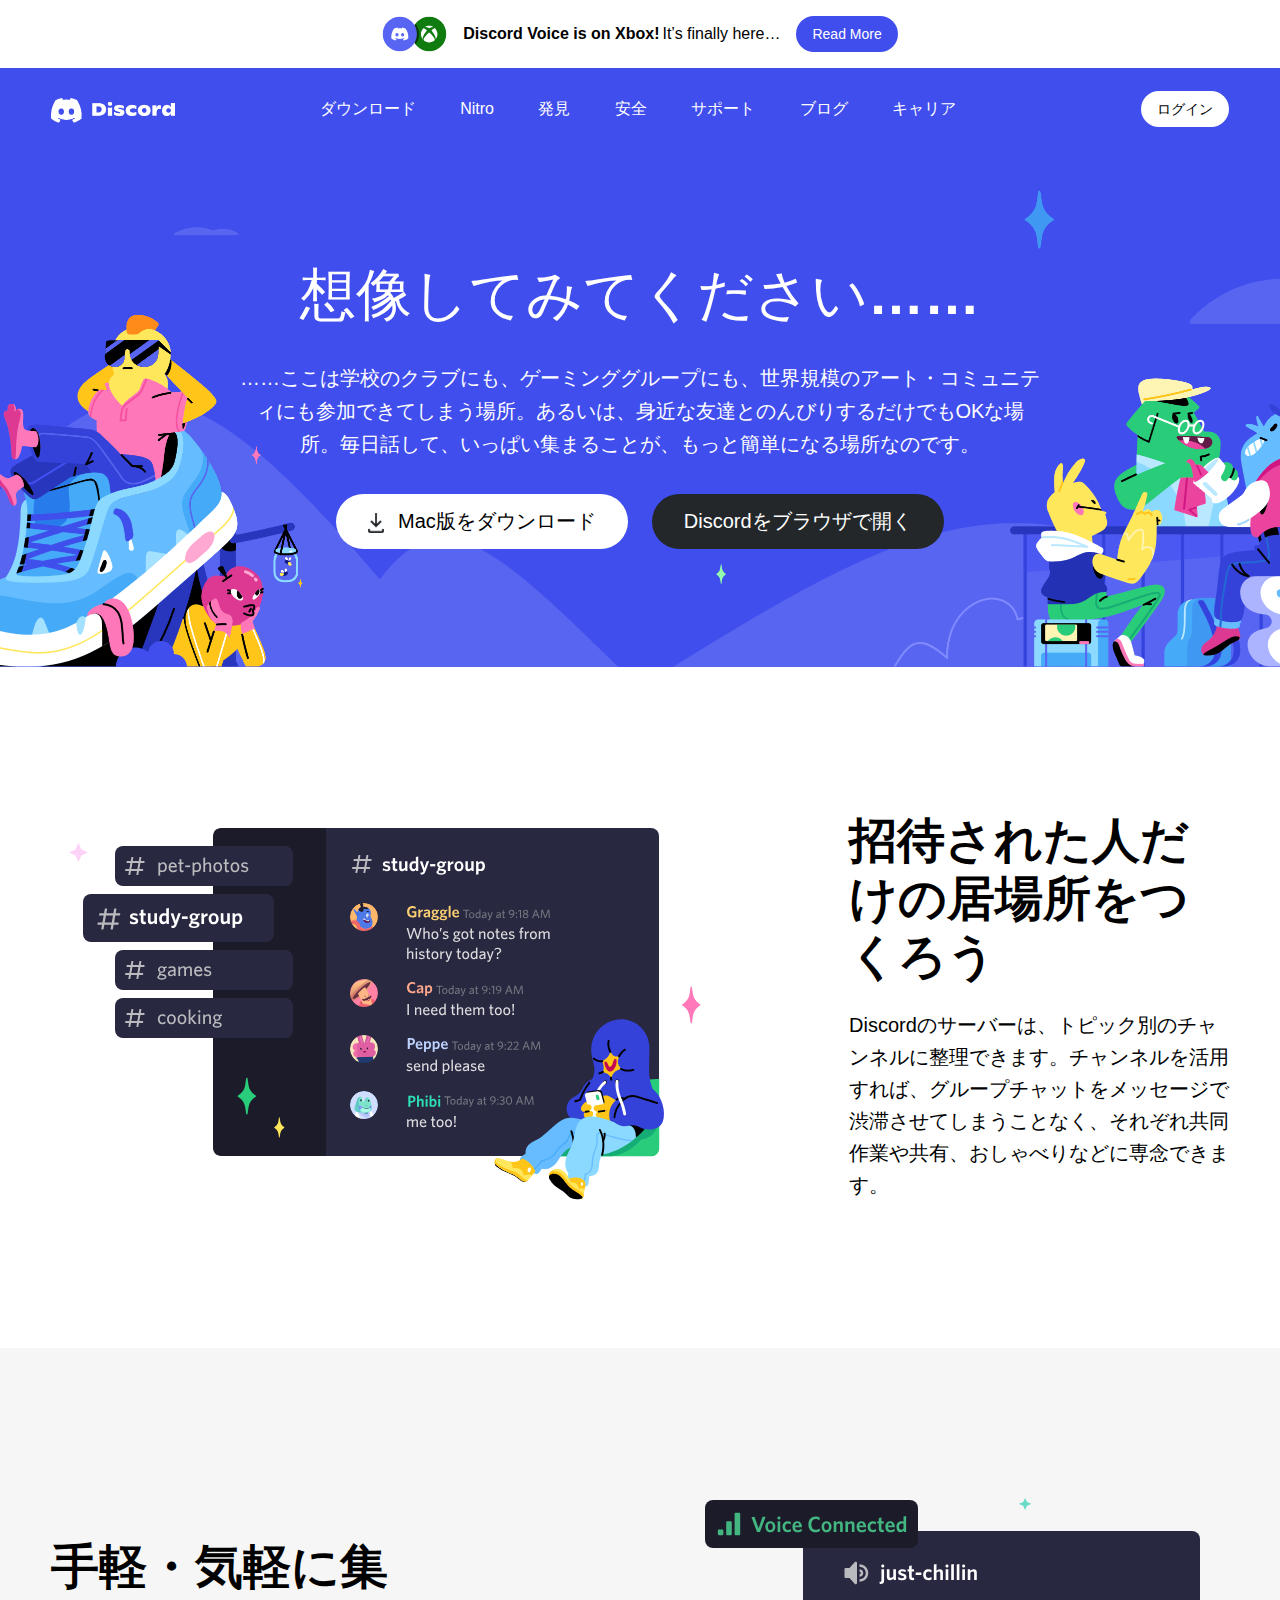
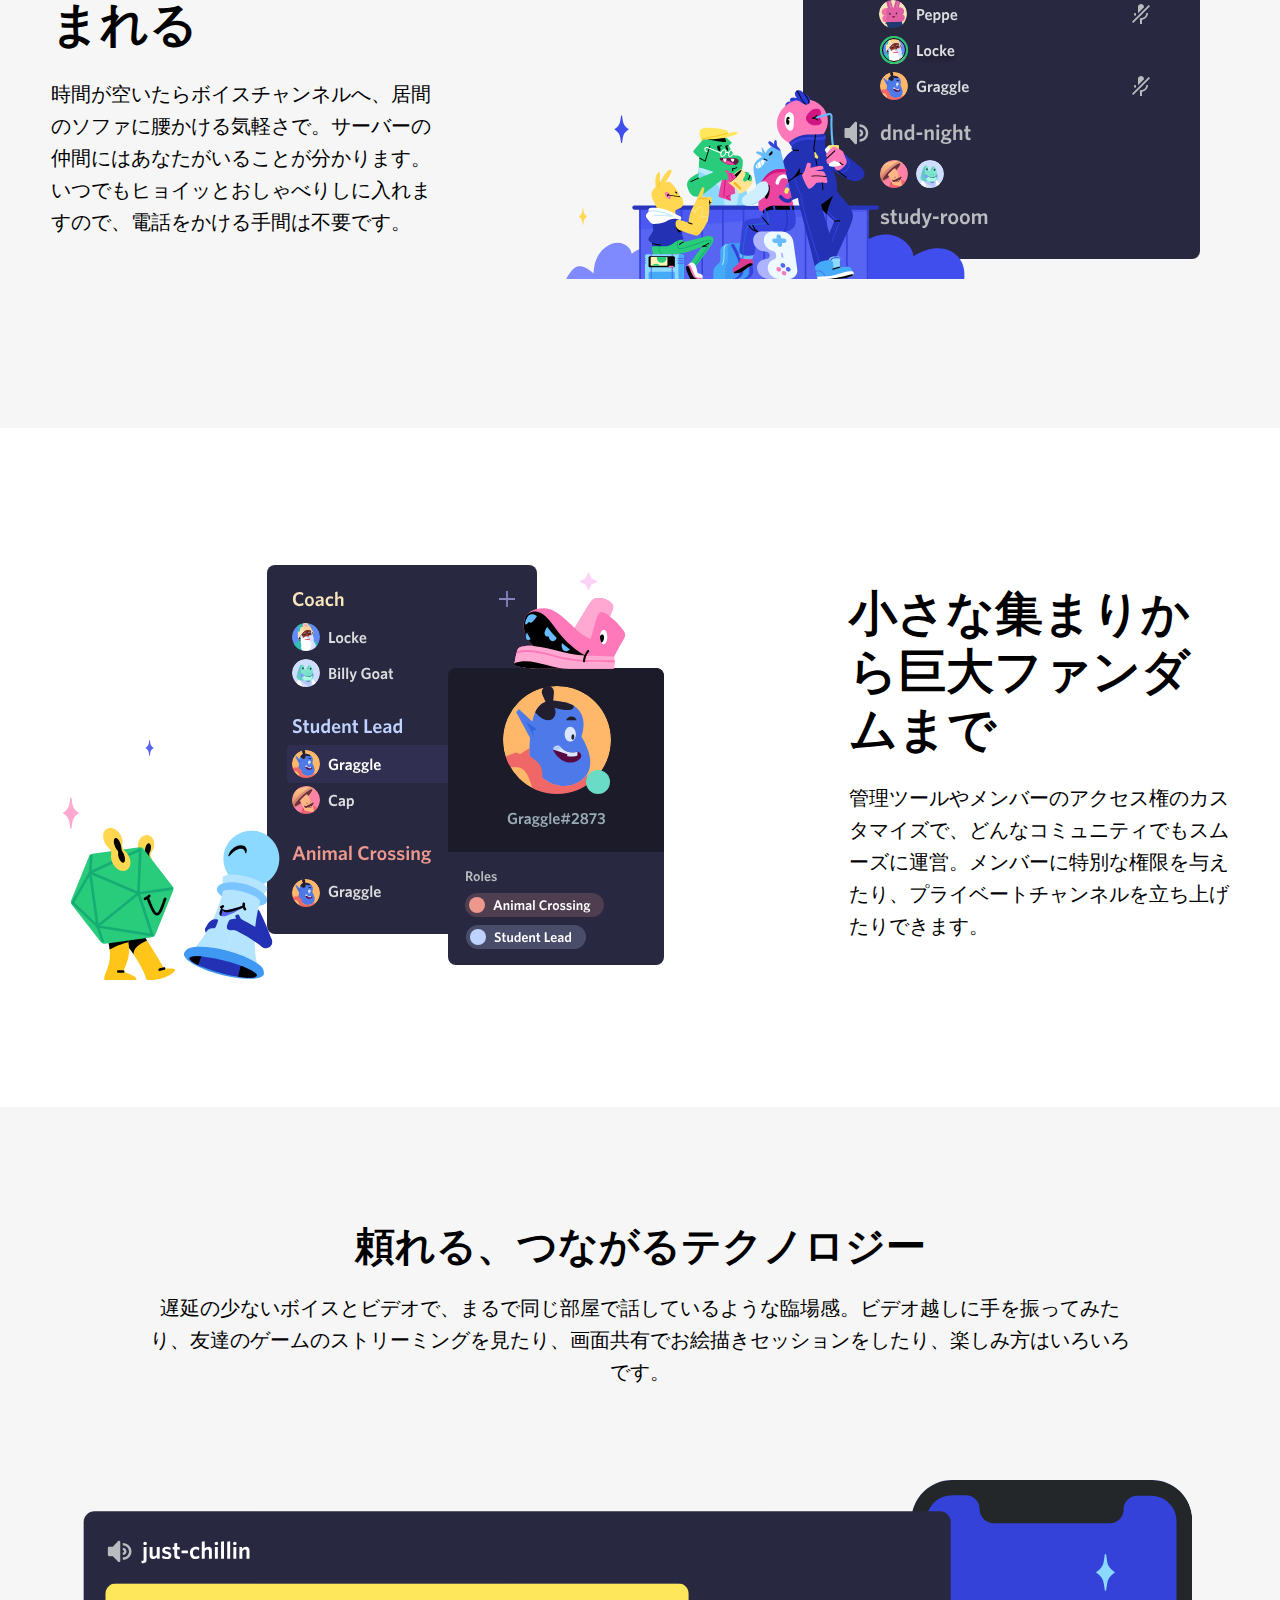
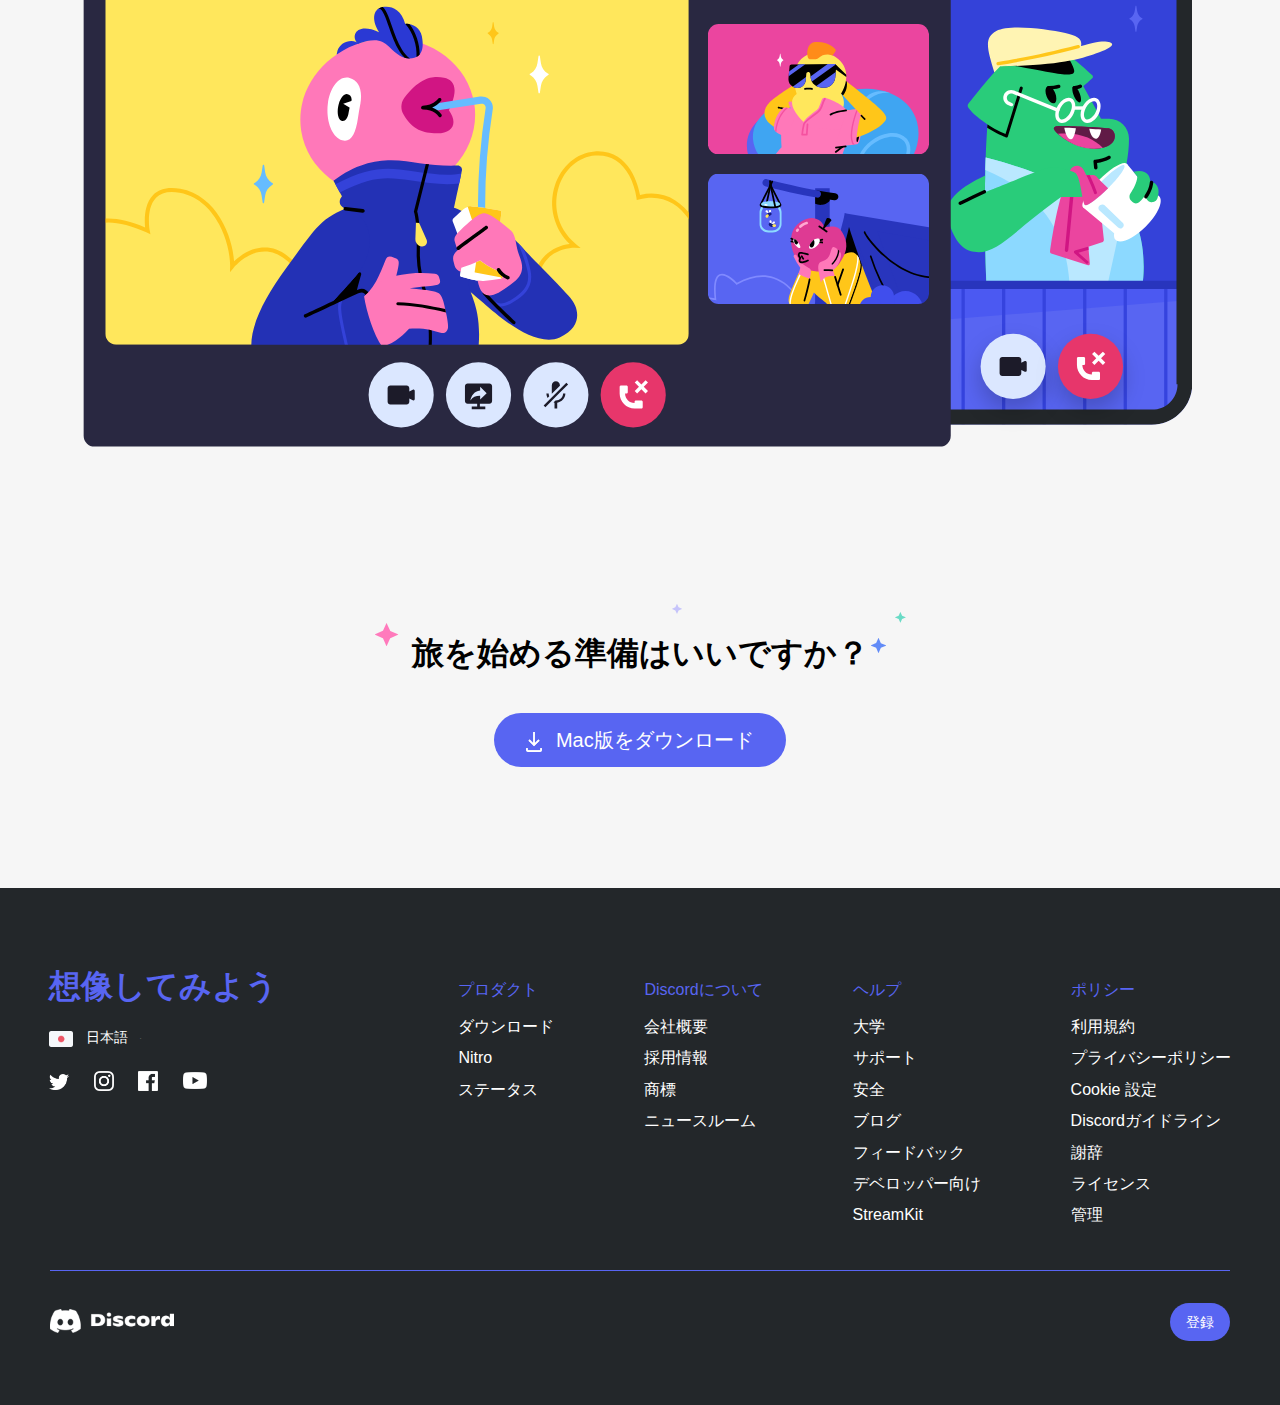
<file: index.html>
<!DOCTYPE html>
<html lang="ja">
  <head>
    <meta charset="UTF-8" />
    <meta http-equiv="X-UA-Compatible" content="IE=edge" />
    <meta name="viewport" content="width=device-width, initial-scale=1.0" />
    <link rel="stylesheet" href="css/reset.css" />
    <link rel="stylesheet" href="css/main.css" />
    <link rel="icon" href="assets/favicon.ico" />
    <title>Discord | 会話や交流が楽しめるプラットフォーム</title>
  </head>
  <body>
    <div class="feature">
      <img
        class="discord-xbox"
        src="assets/discord-xbox.svg"
        alt="ディスコードとエックスボックス"
      />
      <span class="feature-text-bold">Discord Voice is on Xbox!</span>
      <span class="feature-text-normal">It’s finally here…</span>
      <a
        class="xbox-blog"
        href="https://discord.com/blog/xbox-voice-integration-announcement?utm_source=website&utm_medium=nagbar&utm_campaign=2022-08_xbox-integration"
      >
        <button class="read-more">Read More</button>
      </a>
    </div>
    <div class="scenery" />
    <div class="discord-use-header">
      <header>
        <nav class="header-nav">
          <a href="">
            <img
              class="discord-home"
              src="assets/discord-home.png"
              alt="ディスコードのホーム"
            />
          </a>
          <span class="nav-download-to-career">
            <a
              class="nav-download-to-career-item"
              href="https://discord.com/download"
            >
              ダウンロード
            </a>
            <a
              class="nav-download-to-career-item"
              href="https://discord.com/nitro"
              >Nitro
            </a>
            <a
              class="nav-download-to-career-item"
              href="https://discord.com/servers"
              >発見
            </a>
            <a
              class="nav-download-to-career-item"
              href="https://discord.com/safety"
              >安全
            </a>
            <a
              class="nav-download-to-career-item"
              href="https://support.discord.com/hc/ja"
              >サポート
            </a>
            <a
              class="nav-download-to-career-item"
              href="https://discord.com/blog"
              >ブログ
            </a>
            <a
              class="nav-download-to-career-item"
              href="https://discord.com/careers"
              >キャリア
            </a>
          </span>
          <span>
            <a class="nav-login" href="https://discord.com/login">ログイン</a>
          </span>
        </nav>
      </header>
    </div>
    <div class="summary">
      <h1 class="please-try-to-imagine">
        想像してみてください
        <p class="dot">……</p>
      </h1>
      <div class="please-try-to-imagine-sentence">
        ……ここは学校のクラブにも、ゲーミンググループにも、世界規模のアート・コミュニテ
      </div>
      <div class="please-try-to-imagine-sentence">
        ィにも参加できてしまう場所。あるいは、身近な友達とのんびりするだけでもOKな場
      </div>
      <div class="please-try-to-imagine-sentence">
        所。毎日話して、いっぱい集まることが、もっと簡単になる場所なのです。
      </div>
      <div class="mac-browser">
        <a
          class="mac-download"
          href="https://discord.com/api/download?platform=osx"
        >
          <img
            class="download-arrow"
            src="assets/download.png"
            alt="ダウンロード"
          />
          <img
            class="download-arrow-blue"
            src="assets/download-blue.png"
            alt="ダウンロードホバー"
          />
          Mac版をダウンロード
        </a>
        <button class="discord-browser">Discordをブラウザで開く</button>
      </div>
    </div>
    <div class="channel-description">
      <div class="channel-description-left">
        <img
          class="study-group"
          src="assets/study-group.svg"
          alt="チャンネルの説明"
        />
      </div>
      <div class="channel-description-right">
        <h2>招待された人だけの居場所をつくろう</h2>
        <div class="channel-description-right-sentence">
          Discordのサーバーは、トピック別のチャンネルに整理できます。チャンネルを活用すれば、グループチャットをメッセージで渋滞させてしまうことなく、それぞれ共同作業や共有、おしゃべりなどに専念できます。
        </div>
      </div>
    </div>
    <div class="voice-connected-description">
      <div class="voice-connected-description-left">
        <h2>手軽・気軽に集まれる</h2>
        <div class="channel-description-right-sentence">
          時間が空いたらボイスチャンネルへ、居間のソファに腰かける気軽さで。サーバーの仲間にはあなたがいることが分かります。いつでもヒョイッとおしゃべりしに入れますので、電話をかける手間は不要です。
        </div>
      </div>
      <div class="voice-connected-description-right">
        <img
          class="voice-connected"
          src="assets/voice-connected.svg"
          alt="ボイスチャンネル"
        />
      </div>
    </div>
    <div class="private-channel-description">
      <div class="channel-description-left">
        <img
          class="study-group"
          src="assets/private-channel.svg"
          alt="チャンネルの説明"
        />
      </div>
      <div class="private-channel-description-right">
        <h2>小さな集まりから巨大ファンダムまで</h2>
        <div class="channel-description-right-sentence">
          管理ツールやメンバーのアクセス権のカスタマイズで、どんなコミュニティでもスムーズに運営。メンバーに特別な権限を与えたり、プライベートチャンネルを立ち上げたりできます。
        </div>
      </div>
    </div>
    <div class="technology-container">
      <div class="technology-container-inside">
        <div>
          <div>
            <h2 class="connected-technology">頼れる、つながるテクノロジー</h2>
          </div>
          <div class="connected-description">
            遅延の少ないボイスとビデオで、まるで同じ部屋で話しているような臨場感。ビデオ越しに手を振ってみたり、友達のゲームのストリーミングを見たり、画面共有でお絵描きセッションをしたり、楽しみ方はいろいろです。
          </div>
        </div>
        <div>
          <img
            class="technology-connected"
            src="assets/technology-connected.svg"
            alt="つながるテクノロジー"
          />
        </div>
      </div>
    </div>
    <div class="ready-start-journey-mac">
      <div>
        <img class="kirakira" src="assets/kirakira.svg" alt="キラキラ" />
        <div class="ready-start-journey">旅を始める準備はいいですか？</div>
        <div class="center">
          <a
            class="mac-download-bottom"
            href="https://discord.com/api/download?platform=osx"
          >
            <img
              class="download-arrow"
              src="assets/blue-arrow.png"
              alt="ダウンロード"
            />
            <img
              class="download-arrow-hover"
              src="assets/blue-arrow-hover.png"
              alt="ダウンロードホバー"
            />
            Mac版をダウンロード
          </a>
        </div>
      </div>
    </div>
    <div class="footer-and-discord-register">
      <div class="footer">
        <div class="footer-column-1">
          <div class="imagine">想像してみよう</div>
          <span class="national-flag-choice">
            <img
              class="japan-national-flag"
              src="assets/japan-national-flag.png"
              alt="日本の国旗"
            />
            <span class="japanese">日本語</span>
            <span class="v">V</span>
          </span>
          <div class="icons">
            <a href="https://twitter.com/discord_jp">
              <img
                class="twitter-icon"
                src="assets/twitter.png"
                alt="twitter"
              />
            </a>
            <a href="https://www.instagram.com/discord/">
              <img class="insta-icon" src="assets/insta.png" alt="insta" />
            </a>
            <a href="https://m.facebook.com/discord/">
              <img
                class="facebook-icon"
                src="assets/facebook.png"
                alt="facebook"
              />
            </a>
            <a href="https://www.youtube.com/discord">
              <img
                class="youtube-icon"
                src="assets/youtube.png"
                alt="youtube"
              />
            </a>
          </div>
        </div>
        <div class="footer-column">
          <div class="footer-column-title">プロダクト</div>
          <div class="footer-column-content">
            <a href="https://discord.com/download">ダウンロード</a>
          </div>
          <div class="footer-column-content">
            <a href="https://discord.com/nitro">Nitro</a>
          </div>
          <div class="footer-column-content">
            <a href="https://discordstatus.com/">ステータス</a>
          </div>
        </div>
        <div class="footer-column">
          <div class="footer-column-title">Discordについて</div>
          <div class="footer-column-content">
            <a href="https://discord.com/company">会社概要</a>
          </div>
          <div class="footer-column-content">
            <a href="https://discord.com/careers">採用情報</a>
          </div>
          <div class="footer-column-content">
            <a href="https://discord.com/branding">商標</a>
          </div>
          <div class="footer-column-content">
            <a href="https://discord.com/newsroom">ニュースルーム</a>
          </div>
        </div>
        <div class="footer-column">
          <div class="footer-column-title">ヘルプ</div>
          <div class="footer-column-content">
            <a href="https://discord.com/college">大学</a>
          </div>
          <div class="footer-column-content">
            <a href="https://support.discord.com/hc/ja">サポート</a>
          </div>
          <div class="footer-column-content">
            <a href="https://discord.com/safety">安全</a>
          </div>
          <div class="footer-column-content">
            <a href="https://discord.com/blog">ブログ</a>
          </div>
          <div class="footer-column-content">
            <a href="https://support.discord.com/hc/en-us/community/topics"
              >フィードバック</a
            >
          </div>
          <div class="footer-column-content">
            <a href="https://discord.com/developers/docs/intro"
              >デベロッパー向け</a
            >
          </div>
          <div class="footer-column-content">
            <a href="https://discord.com/streamkit">StreamKit</a>
          </div>
        </div>
        <div class="footer-column-last">
          <div class="footer-column-title">ポリシー</div>
          <div class="footer-column-content">
            <a href="https://discord.com/terms">利用規約</a>
          </div>
          <div class="footer-column-content">
            <a href="https://discord.com/privacy">プライバシーポリシー</a>
          </div>
          <div class="footer-column-content">
            <a href="">Cookie 設定</a>
          </div>
          <div class="footer-column-content">
            <a href="https://discord.com/guidelines">Discordガイドライン</a>
          </div>
          <div class="footer-column-content">
            <a href="https://discord.com/acknowledgements">謝辞</a>
          </div>
          <div class="footer-column-content">
            <a href="https://discord.com/licenses">ライセンス</a>
          </div>
          <div class="footer-column-content">
            <a href="https://discord.com/moderation">管理</a>
          </div>
        </div>
      </div>
      <div class="footer-discord-register-content">
        <span>
          <a href="">
            <img
              class="discord-home-black"
              src="assets/discord-home-black.png"
              alt="ディスコードのホーム"
            />
          </a>
        </span>
        <a class="register" href="https://discord.com/register">登録</a>
      </div>
    </div>
  </body>
</html>
</file>
<file: css/main.css>
body {
  font-family: Whitney, Helvetica Neue, Helvetica, Arial, sans-serif;
}

.feature {
  padding: 16px 0;
  display: flex;
  justify-content: center;
  align-items: center;
}

.discord-xbox {
  margin-right: 16px;
}

.feature-text-bold {
  font-size: 16px;
  font-weight: 600;
  margin-right: 3px;
}

.feature-text-normal {
  font-weight: 400;
}

.read-more {
  color: white;
  margin-left: 16px;
  border-radius: 40px;
  font-size: 14px;
  padding: 10px 16px;
  background-color: #404eed;
}

.read-more:hover {
  background-color: #7983f5;
  box-shadow: 0 8px 15px rgb(200, 200, 200);
}

.scenery {
  background-image: url(../assets/scenery.png);
  background-repeat: no-repeat;
  background-size: cover;
  background-position: center;
  height: 599px;
}

.discord-use-header {
  display: flex;
  justify-content: center;
  align-items: center;
}

.discord-home {
  width: 124px;
  height: 25px;
  margin-right: 120px;
  margin-top: 30px;
  margin-bottom: -5px;
  align-items: flex-end;
}

.nav-download-to-career {
  color: white;
  margin-right: 160px;
}

.nav-download-to-career-item {
  padding: 0 10px;
  margin: 0 10px;
  align-items: flex-start;
}

.nav-download-to-career-item:hover {
  text-decoration: underline;
}

.nav-login {
  border-radius: 40px;
  font-size: 14px;
  padding: 10px 16px;
  background-color: white;
}

.nav-login:hover {
  color: #5865f2;
  box-shadow: 0 8px 15px rgb(80, 80, 80);
}

.please-try-to-imagine {
  display: flex;
  justify-content: center;
  align-items: center;
  margin-top: 145px;
  margin-bottom: 40px;
  font-size: 56px;
  color: white;
}

.dot {
  font-weight: bold;
}

.please-try-to-imagine-sentence {
  display: flex;
  justify-content: center;
  align-items: center;
  margin-bottom: 10px;
  font-size: 20px;
  color: white;
}

.mac-browser {
  display: flex;
  justify-content: center;
  align-items: center;
}

.mac-download {
  border-radius: 28px;
  font-size: 20px;
  padding: 16px 32px;
  margin: 28px 24px 0 0;
  background-color: white;
}

.mac-download:hover {
  color: #5865f2;
  box-shadow: 0 8px 15px rgb(80, 80, 80);
}

.download-arrow {
  width: 16px;
  height: 20px;
  margin-right: 8px;
}

.download-arrow-blue {
  width: 16px;
  height: 20px;
  margin-right: 8px;
  display: none;
}

.mac-download:hover .download-arrow {
  display: none;
}

.mac-download:hover .download-arrow-blue {
  display: inline;
}

.discord-browser {
  color: white;
  border-radius: 28px;
  font-size: 20px;
  padding: 16px 32px;
  margin-top: 28px;
  background-color: #23272a;
}

.discord-browser:hover {
  background-color: #36393f;
  box-shadow: 0 8px 15px rgb(80, 80, 80);
}

.channel-description {
  display: flex;
  justify-content: center;
  padding: 263px 40px 120px;
}

.channel-description-left {
  margin-top: -24px;
  margin-right: 120px;
}

h2 {
  font-size: 48px;
  font-weight: 700;
  line-height: 120%;
}

.channel-description-right {
  width: 380px;
}

.channel-description-right-sentence {
  margin-top: 24px;
  line-height: 1.6;
  font-size: 20px;
}

.voice-connected-description {
  display: flex;
  justify-content: center;
  padding: 120px 40px;
  background-color: #f6f6f6;
}

.voice-connected-description-left {
  width: 380px;
  margin-top: 70px;
  margin-right: 120px;
}

.private-channel-description {
  display: flex;
  justify-content: center;
  padding: 143px 40px 120px;
}

.private-channel-description-right {
  width: 380px;
  margin-top: 14px;
}

.technology-container {
  background-color: #f6f6f6;
  display: flex;
  justify-content: center;
  padding: 115px 40px 80px;
}

.technology-container-inside {
  width: 980px;
}

.connected-technology {
  font-size: 40px;
  text-align: center;
  font-weight: 800;
}

.connected-description {
  text-align: center;
  margin-top: 22px;
  font-size: 20px;
  line-height: 1.6;
  flex-flow: column;
}

.technology-connected {
  margin-left: -103px;
  margin-top: 16px;
  width: 121%;
}

.ready-start-journey-mac {
  display: flex;
  justify-content: center;
  height: 284px;
  background-color: #f6f6f6;
}

.ready-start-journey {
  font-size: 32px;
  font-weight: 600;
  text-align: center;
  margin-top: -18px;
}

.center {
  margin-top: 58px;
  text-align: center;
}

.mac-download-bottom {
  color: white;
  border-radius: 28px;
  font-size: 20px;
  padding: 16px 32px;
  background-color: #5865f2;
}

.mac-download-bottom:hover {
  background-color: #7983f5;
  box-shadow: 0 8px 15px rgb(200, 200, 200);
}

.mac-download-bottom:hover .download-arrow {
  display: none;
}

.download-arrow-hover {
  width: 16px;
  height: 20px;
  margin-right: 8px;
  display: none;
}

.mac-download-bottom:hover .download-arrow-hover {
  display: inline;
}

.footer-and-discord-register {
  background-color: #23272a;
}

.footer {
  padding-top: 80px;
  padding-bottom: 45px;
  padding-right: 40px;
  padding-left: 40px;
  display: flex;
  justify-content: center;
}

.footer-column-1 {
  margin-right: 180px;
}

.imagine {
  color: #5865f2;
  font-size: 32px;
  font-weight: 600;
  margin-bottom: 24px;
}

.national-flag-choice {
  cursor: pointer;
}

.japan-national-flag {
  width: 24px;
  height: 16px;
  margin-right: 8px;
}

.japanese {
  color: white;
  font-size: 14px;
}

.v {
  color: white;
  padding-left: 8px;
  font-size: 1px;
  vertical-align: middle;
}

.icons {
  margin-top: 24px;
}

.icons > a {
  margin-right: 20px;
}

.twitter-icon {
  height: 17px;
  width: 20px;
  padding-bottom: 1px;
}

.insta-icon {
  height: 20px;
  width: 20px;
}

.facebook-icon {
  height: 20px;
  width: 20px;
}

.youtube-icon {
  height: 19px;
  width: 24px;
  padding-bottom: 2px;
}

.footer-column {
  font-size: 16px;
  margin-right: 90px;
}

.footer-column-title {
  padding-top: 13px;
  padding-bottom: 6px;
  color: #5865f2;
}

.footer-column-content {
  color: white;
  padding-top: 13px;
}

.footer-column-content > a:hover {
  text-decoration: underline;
}

.footer-column-last {
  font-size: 16px;
}

.footer-discord-register-content {
  border-top: 1px solid #5865f2;
  display: flex;
  justify-content: space-between;
  width: min(93%, 1180px);
  margin: 0 auto;
}

.discord-home-black {
  margin: 38px 0 64px;
  height: 24px;
  width: 124px;
}

.register {
  margin: 32px 0 64px;
  color: white;
  font-size: 14px;
  border-radius: 40px;
  padding: 11px 16px;
  background-color: #5865f2;
}

.register:hover {
  background-color: #7983f5;
  box-shadow: 0 8px 15px rgb(30, 30, 30);
}
</file>
